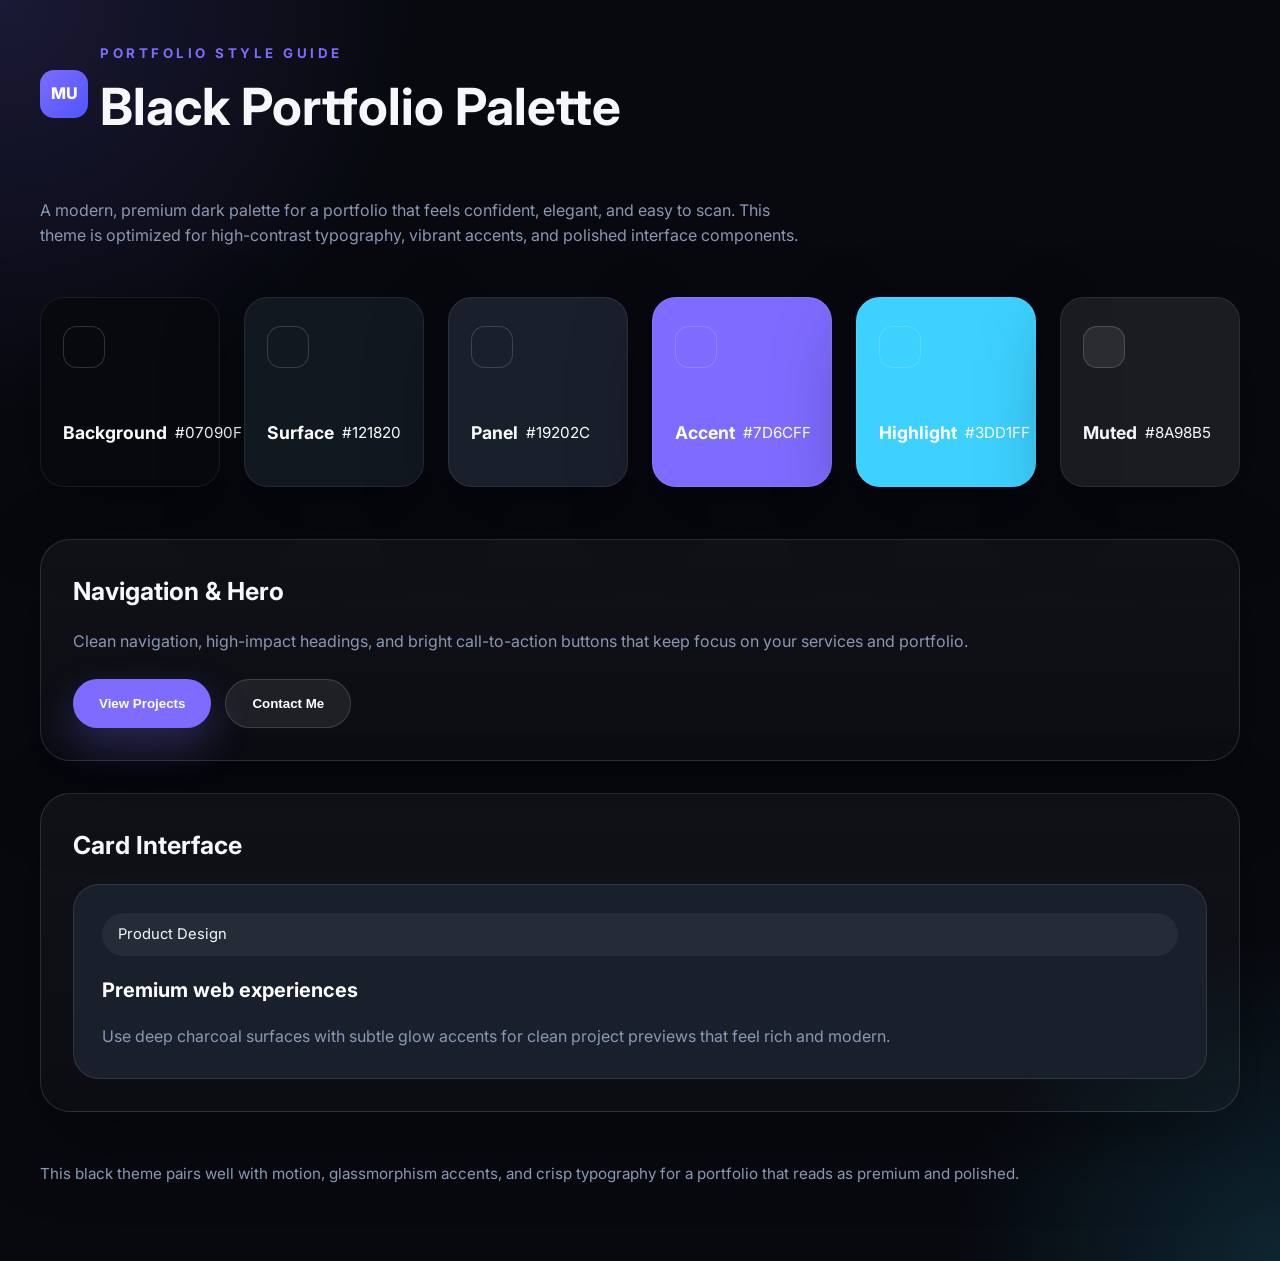
<file: palette-black.html>
<!doctype html>
<html lang="en">
  <head>
    <meta charset="UTF-8" />
    <meta name="viewport" content="width=device-width, initial-scale=1.0" />
    <title>Portfolio Palette — Black Theme</title>
    <link rel="preconnect" href="https://fonts.googleapis.com" />
    <link rel="preconnect" href="https://fonts.gstatic.com" crossorigin />
    <link href="https://fonts.googleapis.com/css2?family=Inter:wght@400;500;600;700;800&display=swap" rel="stylesheet" />
    <style>
      :root {
        color-scheme: dark;
        font-family: Inter, system-ui, -apple-system, BlinkMacSystemFont, 'Segoe UI', sans-serif;
        --bg: #07090f;
        --surface: #121820;
        --surface-soft: #19202c;
        --text: #f5f7fb;
        --muted: #8a98b5;
        --accent: #7d6cff;
        --accent-strong: #4f55ff;
        --accent-soft: #a89dff;
        --highlight: #3dd1ff;
        --border: rgba(255,255,255,0.12);
        --shadow: 0 28px 80px rgba(0, 0, 0, 0.35);
      }

      * {
        box-sizing: border-box;
      }

      html, body {
        margin: 0;
        min-height: 100%;
        background: radial-gradient(circle at top left, rgba(129, 108, 255, 0.16), transparent 23%),
          radial-gradient(circle at bottom right, rgba(61, 209, 255, 0.14), transparent 18%),
          var(--bg);
        color: var(--text);
      }

      body {
        font-size: 16px;
        line-height: 1.6;
      }

      img {
        max-width: 100%;
        display: block;
      }

      .page {
        min-height: 100vh;
        padding: 40px 24px 60px;
      }

      .page-inner {
        max-width: 1200px;
        margin: 0 auto;
      }

      .brand {
        display: inline-flex;
        align-items: center;
        gap: 12px;
        margin-bottom: 28px;
      }

      .brand-mark {
        width: 48px;
        height: 48px;
        border-radius: 14px;
        background: linear-gradient(135deg, var(--accent), var(--accent-strong));
        display: grid;
        place-items: center;
        color: white;
        font-weight: 800;
      }

      h1 {
        font-size: clamp(2.5rem, 4vw, 4rem);
        margin: 0;
      }

      .intro {
        max-width: 760px;
        margin: 22px 0 48px;
        color: var(--muted);
      }

      .palette-grid {
        display: grid;
        gap: 24px;
        grid-template-columns: repeat(auto-fit, minmax(180px, 1fr));
      }

      .swatch {
        border-radius: 24px;
        padding: 28px 22px;
        min-height: 190px;
        display: grid;
        gap: 18px;
        justify-content: stretch;
        color: white;
        box-shadow: var(--shadow);
        border: 1px solid rgba(255,255,255,0.08);
      }

      .swatch span {
        display: inline-flex;
        gap: 0.5rem;
        align-items: center;
        font-size: 0.95rem;
      }

      .swatch strong {
        font-size: 1.1rem;
      }

      .swatch .chip {
        width: 42px;
        height: 42px;
        border-radius: 14px;
        border: 1px solid rgba(255,255,255,0.16);
      }

      .swatch--bg { background: var(--bg); }
      .swatch--surface { background: var(--surface); }
      .swatch--surface-soft { background: var(--surface-soft); }
      .swatch--accent { background: var(--accent); }
      .swatch--highlight { background: var(--highlight); }
      .swatch--muted { background: rgba(255,255,255,0.08); color: var(--text); }

      .components {
        margin-top: 52px;
        display: grid;
        gap: 32px;
      }

      .component-card {
        background: linear-gradient(180deg, rgba(255,255,255,0.04), rgba(255,255,255,0.02));
        border: 1px solid var(--border);
        border-radius: 30px;
        padding: 32px;
        box-shadow: var(--shadow);
      }

      .component-card h2 {
        margin: 0 0 18px;
        font-size: 1.55rem;
      }

      .button-sample {
        display: inline-flex;
        align-items: center;
        gap: 10px;
        border: none;
        border-radius: 999px;
        padding: 16px 26px;
        font-weight: 700;
        cursor: pointer;
        transition: transform 0.2s ease, box-shadow 0.2s ease;
      }

      .button-primary { background: var(--accent); color: white; box-shadow: 0 18px 40px rgba(125,108,255,0.28); }
      .button-secondary { background: rgba(255,255,255,0.08); color: white; border: 1px solid rgba(255,255,255,0.14); }

      .button-sample:hover { transform: translateY(-2px); }

      .card-sample {
        display: grid;
        gap: 18px;
        background: var(--surface-soft);
        border: 1px solid rgba(255,255,255,0.10);
        border-radius: 26px;
        padding: 28px;
      }

      .card-sample h3 {
        margin: 0;
        color: white;
        font-size: 1.25rem;
      }

      .card-sample p {
        color: var(--muted);
        margin: 0;
      }

      .tag {
        display: inline-flex;
        align-items: center;
        gap: 8px;
        padding: 10px 16px;
        border-radius: 999px;
        background: rgba(255,255,255,0.05);
        color: var(--text);
        font-size: 0.92rem;
      }

      .footer-note {
        margin-top: 50px;
        color: var(--muted);
        font-size: 0.95rem;
      }

      @media (max-width: 760px) {
        .page { padding: 24px 16px 40px; }
        .components { gap: 24px; }
      }
    </style>
  </head>
  <body>
    <main class="page">
      <div class="page-inner">
        <header class="brand">
          <div class="brand-mark">MU</div>
          <div>
            <p style="margin: 0; font-weight: 700; letter-spacing: 0.22em; text-transform: uppercase; color: var(--accent);"><small>Portfolio Style Guide</small></p>
            <h1>Black Portfolio Palette</h1>
          </div>
        </header>

        <p class="intro">A modern, premium dark palette for a portfolio that feels confident, elegant, and easy to scan. This theme is optimized for high-contrast typography, vibrant accents, and polished interface components.</p>

        <section class="palette-grid">
          <article class="swatch swatch--bg">
            <div class="chip" style="background: var(--bg);"></div>
            <span><strong>Background</strong> #07090F</span>
          </article>
          <article class="swatch swatch--surface">
            <div class="chip" style="background: var(--surface);"></div>
            <span><strong>Surface</strong> #121820</span>
          </article>
          <article class="swatch swatch--surface-soft">
            <div class="chip" style="background: var(--surface-soft);"></div>
            <span><strong>Panel</strong> #19202C</span>
          </article>
          <article class="swatch swatch--accent">
            <div class="chip" style="background: var(--accent);"></div>
            <span><strong>Accent</strong> #7D6CFF</span>
          </article>
          <article class="swatch swatch--highlight">
            <div class="chip" style="background: var(--highlight);"></div>
            <span><strong>Highlight</strong> #3DD1FF</span>
          </article>
          <article class="swatch swatch--muted">
            <div class="chip" style="background: rgba(255,255,255,0.08);"></div>
            <span><strong>Muted</strong> #8A98B5</span>
          </article>
        </section>

        <section class="components">
          <article class="component-card">
            <h2>Navigation & Hero</h2>
            <p style="color: var(--muted);">Clean navigation, high-impact headings, and bright call-to-action buttons that keep focus on your services and portfolio.</p>
            <div style="display: flex; gap: 14px; flex-wrap: wrap; margin-top: 24px;">
              <button class="button-sample button-primary">View Projects</button>
              <button class="button-sample button-secondary">Contact Me</button>
            </div>
          </article>

          <article class="component-card">
            <h2>Card Interface</h2>
            <div class="card-sample">
              <div class="tag">Product Design</div>
              <h3>Premium web experiences</h3>
              <p>Use deep charcoal surfaces with subtle glow accents for clean project previews that feel rich and modern.</p>
            </div>
          </article>
        </section>

        <p class="footer-note">This black theme pairs well with motion, glassmorphism accents, and crisp typography for a portfolio that reads as premium and polished.</p>
      </div>
    </main>
  </body>
</html>
</file>
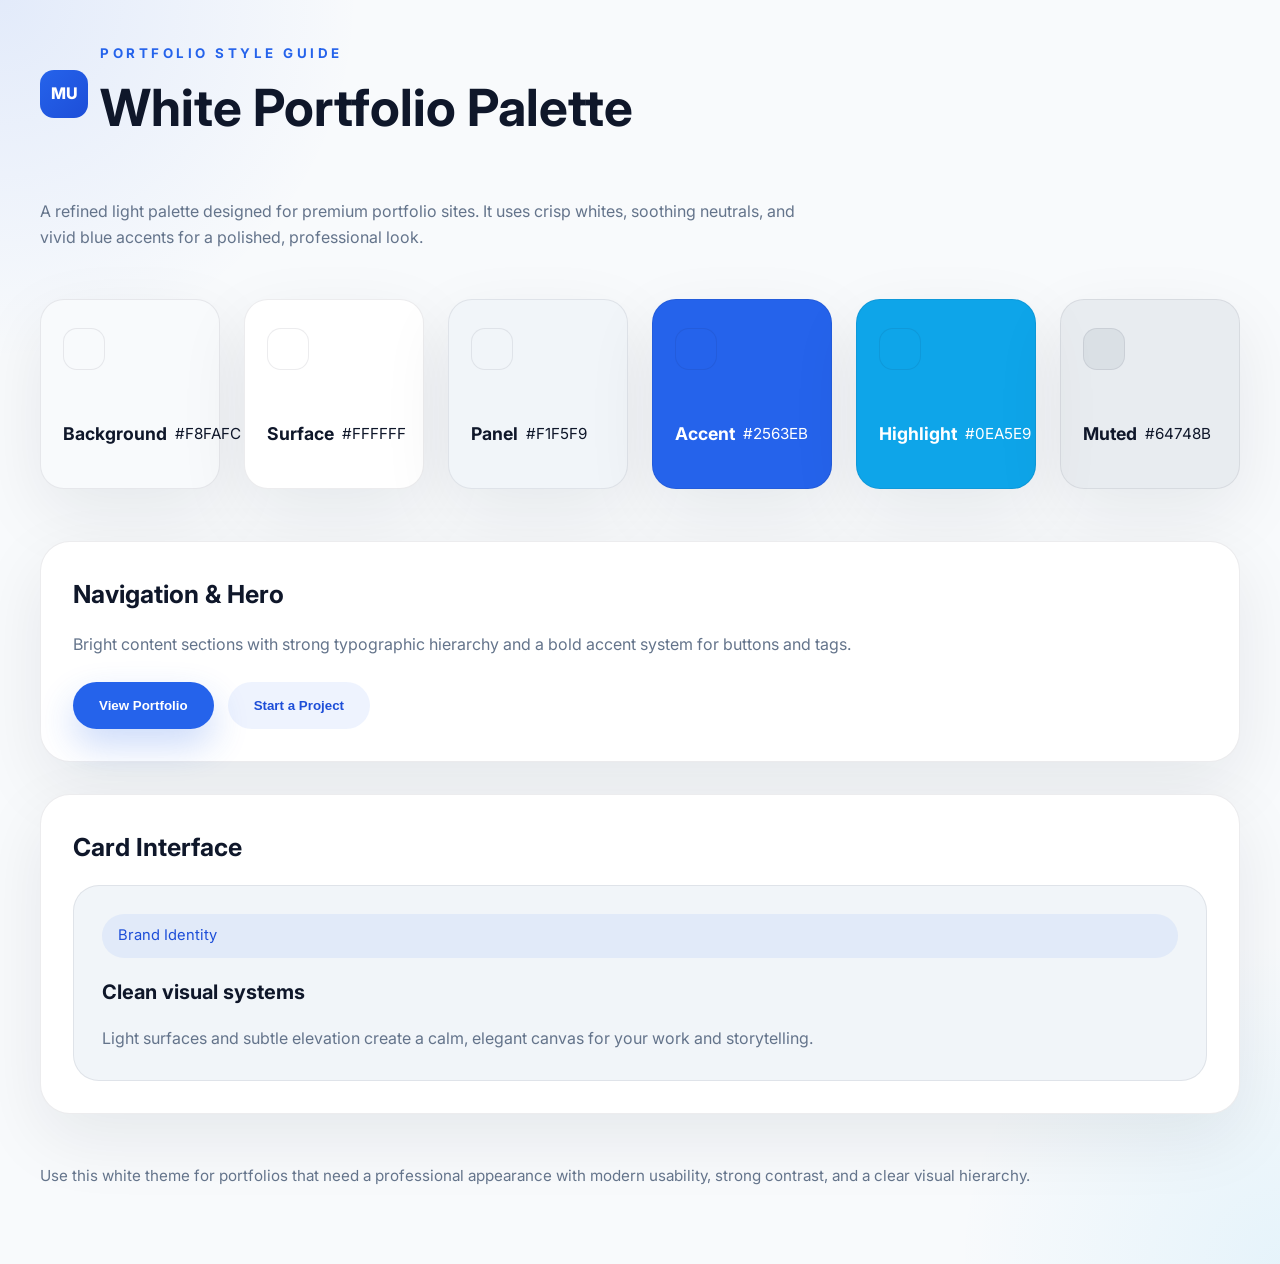
<file: palette-white.html>
<!doctype html>
<html lang="en">
  <head>
    <meta charset="UTF-8" />
    <meta name="viewport" content="width=device-width, initial-scale=1.0" />
    <title>Portfolio Palette — White Theme</title>
    <link rel="preconnect" href="https://fonts.googleapis.com" />
    <link rel="preconnect" href="https://fonts.gstatic.com" crossorigin />
    <link href="https://fonts.googleapis.com/css2?family=Inter:wght@400;500;600;700;800&display=swap" rel="stylesheet" />
    <style>
      :root {
        color-scheme: light;
        font-family: Inter, system-ui, -apple-system, BlinkMacSystemFont, 'Segoe UI', sans-serif;
        --bg: #f8fafc;
        --surface: #ffffff;
        --surface-soft: #f1f5f9;
        --text: #0f172a;
        --muted: #64748b;
        --accent: #2563eb;
        --accent-strong: #1d4ed8;
        --accent-soft: #60a5fa;
        --highlight: #0ea5e9;
        --border: rgba(15, 23, 42, 0.08);
        --shadow: 0 24px 70px rgba(15, 23, 42, 0.08);
      }

      * {
        box-sizing: border-box;
      }

      html, body {
        margin: 0;
        min-height: 100%;
        background: radial-gradient(circle at top left, rgba(37, 99, 235, 0.10), transparent 20%),
          radial-gradient(circle at bottom right, rgba(14, 165, 233, 0.08), transparent 18%),
          var(--bg);
        color: var(--text);
      }

      body {
        font-size: 16px;
        line-height: 1.62;
      }

      .page {
        min-height: 100vh;
        padding: 40px 24px 60px;
      }

      .page-inner {
        max-width: 1200px;
        margin: 0 auto;
      }

      .brand {
        display: inline-flex;
        align-items: center;
        gap: 12px;
        margin-bottom: 28px;
      }

      .brand-mark {
        width: 48px;
        height: 48px;
        border-radius: 14px;
        background: linear-gradient(135deg, var(--accent), var(--accent-strong));
        display: grid;
        place-items: center;
        color: white;
        font-weight: 800;
      }

      h1 {
        font-size: clamp(2.5rem, 4vw, 4rem);
        margin: 0;
      }

      .intro {
        max-width: 760px;
        margin: 22px 0 48px;
        color: var(--muted);
      }

      .palette-grid {
        display: grid;
        gap: 24px;
        grid-template-columns: repeat(auto-fit, minmax(180px, 1fr));
      }

      .swatch {
        border-radius: 24px;
        padding: 28px 22px;
        min-height: 190px;
        display: grid;
        gap: 18px;
        justify-content: stretch;
        box-shadow: var(--shadow);
        border: 1px solid var(--border);
      }

      .swatch span {
        display: inline-flex;
        gap: 0.5rem;
        align-items: center;
        font-size: 0.95rem;
      }

      .swatch strong {
        font-size: 1.1rem;
      }

      .swatch .chip {
        width: 42px;
        height: 42px;
        border-radius: 14px;
        border: 1px solid rgba(15, 23, 42, 0.08);
      }

      .swatch--bg { background: var(--bg); }
      .swatch--surface { background: var(--surface); }
      .swatch--surface-soft { background: var(--surface-soft); }
      .swatch--accent { background: var(--accent); color: white; }
      .swatch--highlight { background: var(--highlight); color: white; }
      .swatch--muted { background: rgba(101, 116, 139, 0.10); }

      .components {
        margin-top: 52px;
        display: grid;
        gap: 32px;
      }

      .component-card {
        background: var(--surface);
        border: 1px solid var(--border);
        border-radius: 30px;
        padding: 32px;
        box-shadow: var(--shadow);
      }

      .component-card h2 {
        margin: 0 0 18px;
        font-size: 1.55rem;
      }

      .button-sample {
        display: inline-flex;
        align-items: center;
        gap: 10px;
        border: none;
        border-radius: 999px;
        padding: 16px 26px;
        font-weight: 700;
        cursor: pointer;
        transition: transform 0.2s ease, box-shadow 0.2s ease;
      }

      .button-primary { background: var(--accent); color: white; box-shadow: 0 16px 36px rgba(37, 99, 235, 0.24); }
      .button-secondary { background: rgba(37, 99, 235, 0.08); color: var(--accent-strong); }

      .button-sample:hover { transform: translateY(-2px); }

      .card-sample {
        display: grid;
        gap: 18px;
        background: var(--surface-soft);
        border: 1px solid rgba(15, 23, 42, 0.08);
        border-radius: 26px;
        padding: 28px;
      }

      .card-sample h3 {
        margin: 0;
        color: var(--text);
        font-size: 1.25rem;
      }

      .card-sample p {
        color: var(--muted);
        margin: 0;
      }

      .tag {
        display: inline-flex;
        align-items: center;
        gap: 8px;
        padding: 10px 16px;
        border-radius: 999px;
        background: rgba(37, 99, 235, 0.08);
        color: var(--accent-strong);
        font-size: 0.92rem;
      }

      .footer-note {
        margin-top: 50px;
        color: var(--muted);
        font-size: 0.95rem;
      }

      @media (max-width: 760px) {
        .page { padding: 24px 16px 40px; }
        .components { gap: 24px; }
      }
    </style>
  </head>
  <body>
    <main class="page">
      <div class="page-inner">
        <header class="brand">
          <div class="brand-mark">MU</div>
          <div>
            <p style="margin: 0; font-weight: 700; letter-spacing: 0.22em; text-transform: uppercase; color: var(--accent);"><small>Portfolio Style Guide</small></p>
            <h1>White Portfolio Palette</h1>
          </div>
        </header>

        <p class="intro">A refined light palette designed for premium portfolio sites. It uses crisp whites, soothing neutrals, and vivid blue accents for a polished, professional look.</p>

        <section class="palette-grid">
          <article class="swatch swatch--bg">
            <div class="chip" style="background: var(--bg);"></div>
            <span><strong>Background</strong> #F8FAFC</span>
          </article>
          <article class="swatch swatch--surface">
            <div class="chip" style="background: var(--surface);"></div>
            <span><strong>Surface</strong> #FFFFFF</span>
          </article>
          <article class="swatch swatch--surface-soft">
            <div class="chip" style="background: var(--surface-soft);"></div>
            <span><strong>Panel</strong> #F1F5F9</span>
          </article>
          <article class="swatch swatch--accent">
            <div class="chip" style="background: var(--accent);"></div>
            <span><strong>Accent</strong> #2563EB</span>
          </article>
          <article class="swatch swatch--highlight">
            <div class="chip" style="background: var(--highlight);"></div>
            <span><strong>Highlight</strong> #0EA5E9</span>
          </article>
          <article class="swatch swatch--muted">
            <div class="chip" style="background: rgba(100,116,139,0.10);"></div>
            <span><strong>Muted</strong> #64748B</span>
          </article>
        </section>

        <section class="components">
          <article class="component-card">
            <h2>Navigation & Hero</h2>
            <p style="color: var(--muted);">Bright content sections with strong typographic hierarchy and a bold accent system for buttons and tags.</p>
            <div style="display: flex; gap: 14px; flex-wrap: wrap; margin-top: 24px;">
              <button class="button-sample button-primary">View Portfolio</button>
              <button class="button-sample button-secondary">Start a Project</button>
            </div>
          </article>

          <article class="component-card">
            <h2>Card Interface</h2>
            <div class="card-sample">
              <div class="tag">Brand Identity</div>
              <h3>Clean visual systems</h3>
              <p>Light surfaces and subtle elevation create a calm, elegant canvas for your work and storytelling.</p>
            </div>
          </article>
        </section>

        <p class="footer-note">Use this white theme for portfolios that need a professional appearance with modern usability, strong contrast, and a clear visual hierarchy.</p>
      </div>
    </main>
  </body>
</html>
</file>
